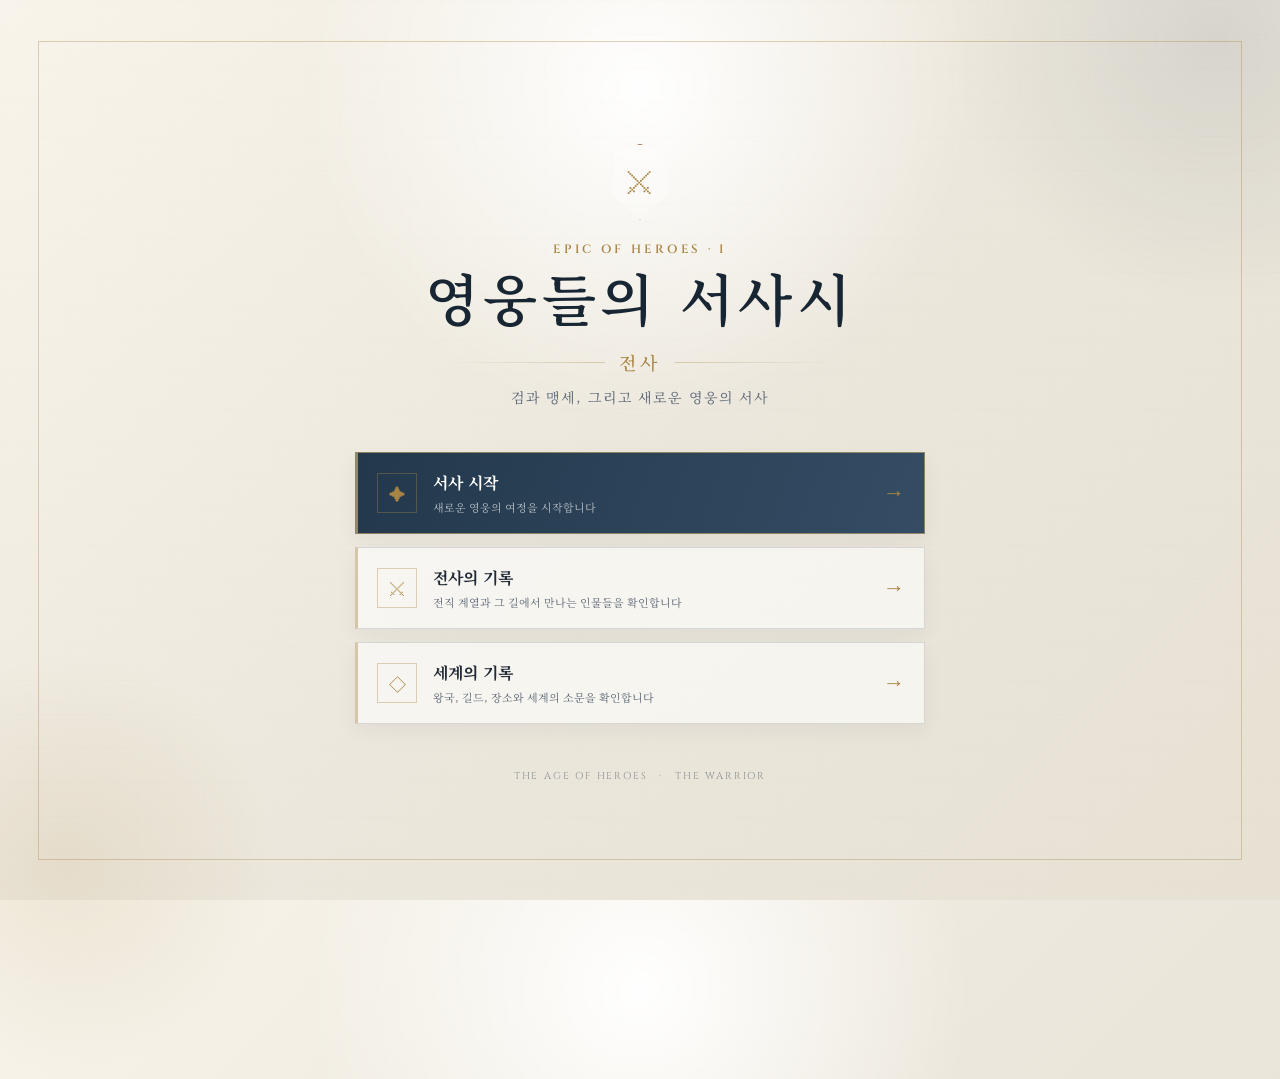
<file: index.html>
<!DOCTYPE html>
<html lang="ko">
<head>
  <meta charset="UTF-8">
  <meta name="viewport" content="width=device-width, initial-scale=1.0">
  <title>영웅들의 서사시 I: 전사</title>
  <link rel="stylesheet" href="style.css">
</head>
<body class="lobby">
  <div class="ambient ambient-one"></div><div class="ambient ambient-two"></div>
  <main class="lobby-shell">
    <header class="brand">
      <div class="crest"><span class="crest-sword">⚔</span></div>
      <p class="series">EPIC OF HEROES · I</p>
      <h1>영웅들의 서사시</h1>
      <div class="divider"><span></span><b>전사</b><span></span></div>
      <p class="subtitle">검과 맹세, 그리고 새로운 영웅의 서사</p>
    </header>
    <nav class="main-menu">
      <a class="menu-button primary" href="blank.html"><span class="button-icon">✦</span><span class="button-copy"><strong>서사 시작</strong><small>새로운 영웅의 여정을 시작합니다</small></span><span class="arrow">→</span></a>
      <a class="menu-button" href="warrior-records.html"><span class="button-icon">⚔</span><span class="button-copy"><strong>전사의 기록</strong><small>전직 계열과 그 길에서 만나는 인물들을 확인합니다</small></span><span class="arrow">→</span></a>
      <a class="menu-button" href="world-records.html"><span class="button-icon">◇</span><span class="button-copy"><strong>세계의 기록</strong><small>왕국, 길드, 장소와 세계의 소문을 확인합니다</small></span><span class="arrow">→</span></a>
    </nav>
    <footer><span>THE AGE OF HEROES</span><span>·</span><span>THE WARRIOR</span></footer>
  </main>
</body>
</html>
</file>
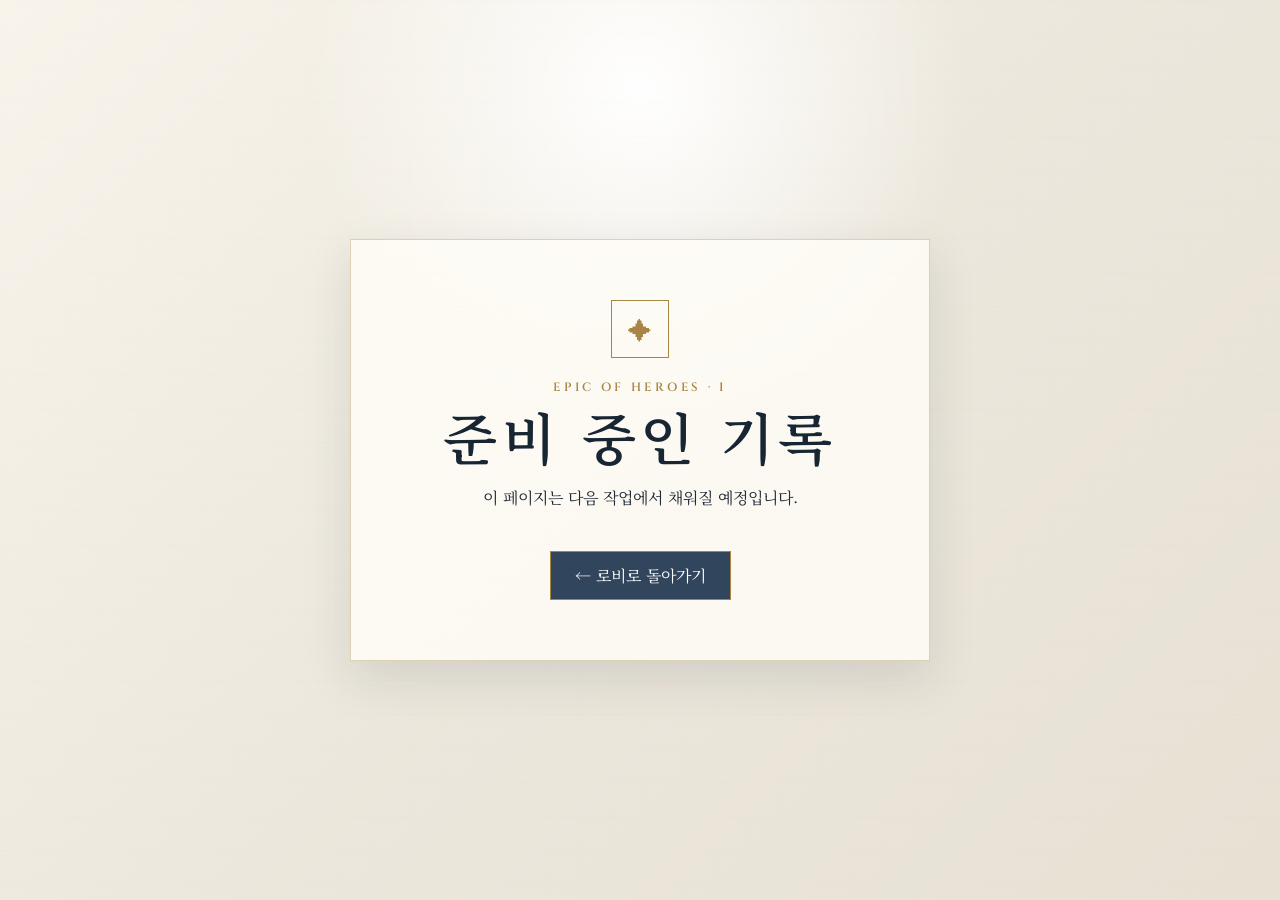
<file: blank.html>
<!DOCTYPE html><html lang="ko"><head><meta charset="UTF-8"><meta name="viewport" content="width=device-width, initial-scale=1.0"><title>준비 중</title><link rel="stylesheet" href="style.css"></head><body class="blank-page"><main><div class="blank-emblem">✦</div><p class="series">EPIC OF HEROES · I</p><h1>준비 중인 기록</h1><p>이 페이지는 다음 작업에서 채워질 예정입니다.</p><a class="back-button" href="index.html">← 로비로 돌아가기</a></main></body></html>
</file>
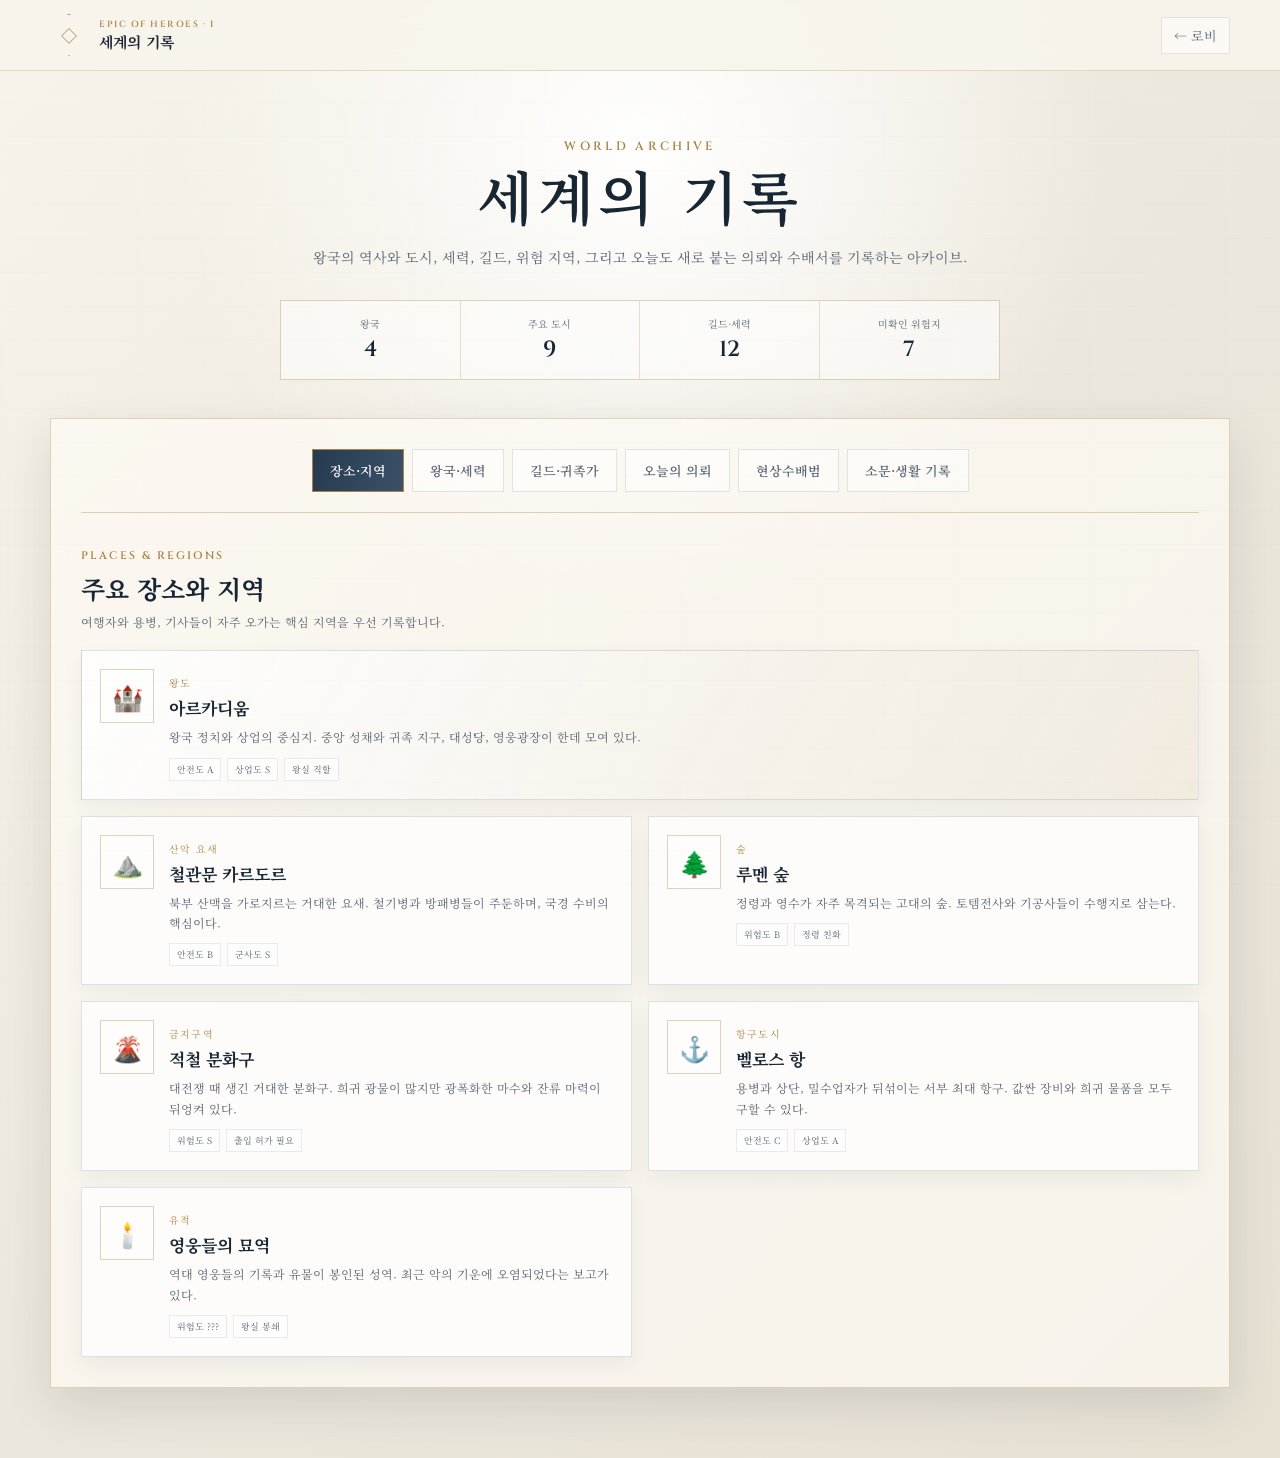
<file: world-records.html>
<!DOCTYPE html>
<html lang="ko">
<head>
  <meta charset="UTF-8">
  <meta name="viewport" content="width=device-width, initial-scale=1.0">
  <title>세계의 기록 | 영웅들의 서사시 I</title>
  <link rel="stylesheet" href="style.css">
</head>
<body class="world-page">
  <header class="records-topbar">
    <a class="mini-brand" href="index.html">
      <span class="mini-crest">◇</span>
      <span>
        <small>EPIC OF HEROES · I</small>
        <strong>세계의 기록</strong>
      </span>
    </a>
    <a class="top-back" href="index.html">← 로비</a>
  </header>

  <main class="world-shell">
    <section class="world-hero">
      <p class="series">WORLD ARCHIVE</p>
      <h1>세계의 기록</h1>
      <p>왕국의 역사와 도시, 세력, 길드, 위험 지역, 그리고 오늘도 새로 붙는 의뢰와 수배서를 기록하는 아카이브.</p>

      <div class="world-summary">
        <div><span>왕국</span><strong>4</strong></div>
        <div><span>주요 도시</span><strong>9</strong></div>
        <div><span>길드·세력</span><strong>12</strong></div>
        <div><span>미확인 위험지</span><strong>7</strong></div>
      </div>
    </section>

    <section class="world-panel">
      <div class="world-tabs" role="tablist">
        <button class="world-tab active" data-world-tab="places">장소·지역</button>
        <button class="world-tab" data-world-tab="factions">왕국·세력</button>
        <button class="world-tab" data-world-tab="guilds">길드·귀족가</button>
        <button class="world-tab" data-world-tab="quests">오늘의 의뢰</button>
        <button class="world-tab" data-world-tab="wanted">현상수배범</button>
        <button class="world-tab" data-world-tab="rumors">소문·생활 기록</button>
      </div>

      <div class="world-content active" id="places">
        <div class="world-section-head">
          <span class="eyebrow">PLACES & REGIONS</span>
          <h2>주요 장소와 지역</h2>
          <p>여행자와 용병, 기사들이 자주 오가는 핵심 지역을 우선 기록합니다.</p>
        </div>
        <div class="lore-grid">
          <article class="lore-card featured">
            <div class="lore-icon">🏰</div>
            <div class="lore-copy">
              <span class="lore-type">왕도</span>
              <h3>아르카디움</h3>
              <p>왕국 정치와 상업의 중심지. 중앙 성채와 귀족 지구, 대성당, 영웅광장이 한데 모여 있다.</p>
              <div class="lore-meta"><span>안전도 A</span><span>상업도 S</span><span>왕실 직할</span></div>
            </div>
          </article>
          <article class="lore-card">
            <div class="lore-icon">⛰️</div>
            <div class="lore-copy">
              <span class="lore-type">산악 요새</span>
              <h3>철관문 카르도르</h3>
              <p>북부 산맥을 가로지르는 거대한 요새. 철기병과 방패병들이 주둔하며, 국경 수비의 핵심이다.</p>
              <div class="lore-meta"><span>안전도 B</span><span>군사도 S</span></div>
            </div>
          </article>
          <article class="lore-card">
            <div class="lore-icon">🌲</div>
            <div class="lore-copy">
              <span class="lore-type">숲</span>
              <h3>루멘 숲</h3>
              <p>정령과 영수가 자주 목격되는 고대의 숲. 토템전사와 기공사들이 수행지로 삼는다.</p>
              <div class="lore-meta"><span>위험도 B</span><span>정령 친화</span></div>
            </div>
          </article>
          <article class="lore-card">
            <div class="lore-icon">🌋</div>
            <div class="lore-copy">
              <span class="lore-type">금지구역</span>
              <h3>적철 분화구</h3>
              <p>대전쟁 때 생긴 거대한 분화구. 희귀 광물이 많지만 광폭화한 마수와 잔류 마력이 뒤엉켜 있다.</p>
              <div class="lore-meta"><span>위험도 S</span><span>출입 허가 필요</span></div>
            </div>
          </article>
          <article class="lore-card">
            <div class="lore-icon">⚓</div>
            <div class="lore-copy">
              <span class="lore-type">항구도시</span>
              <h3>벨로스 항</h3>
              <p>용병과 상단, 밀수업자가 뒤섞이는 서부 최대 항구. 값싼 장비와 희귀 물품을 모두 구할 수 있다.</p>
              <div class="lore-meta"><span>안전도 C</span><span>상업도 A</span></div>
            </div>
          </article>
          <article class="lore-card">
            <div class="lore-icon">🕯️</div>
            <div class="lore-copy">
              <span class="lore-type">유적</span>
              <h3>영웅들의 묘역</h3>
              <p>역대 영웅들의 기록과 유물이 봉인된 성역. 최근 악의 기운에 오염되었다는 보고가 있다.</p>
              <div class="lore-meta"><span>위험도 ???</span><span>왕실 봉쇄</span></div>
            </div>
          </article>
        </div>
      </div>

      <div class="world-content" id="factions">
        <div class="world-section-head">
          <span class="eyebrow">KINGDOMS & FACTIONS</span>
          <h2>왕국과 주요 세력</h2>
          <p>세력 간의 동맹과 갈등은 전직 퀘스트, 거래 가격, 출입 권한에도 영향을 줍니다.</p>
        </div>
        <div class="faction-list">
          <article class="faction-row">
            <div class="faction-seal">♔</div>
            <div><span>중앙 왕국</span><h3>아르카디아 왕국</h3><p>기사와 길드 체계가 가장 발달한 국가. 플레이어가 처음으로 공식 영웅 후보로 등록되는 곳.</p></div>
            <div class="relation friendly">우호</div>
          </article>
          <article class="faction-row">
            <div class="faction-seal">⚒</div>
            <div><span>북부 연합</span><h3>드라켄 변경령</h3><p>광산과 요새를 중심으로 성장한 군사국가. 거인과 드래곤의 침공에 늘 대비하고 있다.</p></div>
            <div class="relation neutral">중립</div>
          </article>
          <article class="faction-row">
            <div class="faction-seal">☼</div>
            <div><span>성역 국가</span><h3>솔라리스 교국</h3><p>성기사와 성직자들의 본거지. 타락한 영웅의 구원을 둘러싸고 왕국과 의견이 갈린다.</p></div>
            <div class="relation friendly">우호</div>
          </article>
          <article class="faction-row">
            <div class="faction-seal">☾</div>
            <div><span>비공식 세력</span><h3>검은 장막</h3><p>암시장과 정보망을 장악한 조직. 흑기사와 마검사 루트에서 비밀 의뢰를 제공한다.</p></div>
            <div class="relation hostile">경계</div>
          </article>
        </div>
      </div>

      <div class="world-content" id="guilds">
        <div class="world-section-head">
          <span class="eyebrow">GUILDS & NOBLE HOUSES</span>
          <h2>길드와 귀족가</h2>
          <p>플레이어가 직접 의뢰를 받거나 후원을 얻고, 때로는 정치적 선택을 하게 되는 조직들.</p>
        </div>
        <div class="lore-grid compact">
          <article class="lore-card"><div class="lore-icon">⚔️</div><div class="lore-copy"><span class="lore-type">모험가 길드</span><h3>백은의 깃털</h3><p>가장 규모가 큰 공식 길드. 초급 의뢰부터 왕실 토벌까지 폭넓게 중개한다.</p></div></article>
          <article class="lore-card"><div class="lore-icon">🛡️</div><div class="lore-copy"><span class="lore-type">용병단</span><h3>철혈 맹약단</h3><p>실전 경험을 중시하는 용병 집단. 야전병·전술가 계열과 깊은 관계가 있다.</p></div></article>
          <article class="lore-card"><div class="lore-icon">👑</div><div class="lore-copy"><span class="lore-type">대귀족가</span><h3>에델하르트 공작가</h3><p>왕실 친위대 다수를 배출한 명문가. 정치적 영향력이 매우 크다.</p></div></article>
          <article class="lore-card"><div class="lore-icon">🌹</div><div class="lore-copy"><span class="lore-type">귀족 저택</span><h3>로제트 후작저</h3><p>사교회와 정보 교류가 활발한 장소. 겉보기와 달리 비밀 통로가 많다는 소문이 있다.</p></div></article>
          <article class="lore-card"><div class="lore-icon">📚</div><div class="lore-copy"><span class="lore-type">학술 길드</span><h3>아르카나 기록원</h3><p>룬, 고대 영웅, 유적 기록을 보관한다. 마검사 전직에 필요한 문헌이 잠들어 있다.</p></div></article>
          <article class="lore-card"><div class="lore-icon">🐉</div><div class="lore-copy"><span class="lore-type">기사단</span><h3>청린 용기병단</h3><p>드래곤과 와이번을 다루는 극소수의 기사단. 외부인은 거의 받지 않는다.</p></div></article>
        </div>
      </div>

      <div class="world-content" id="quests">
        <div class="world-section-head">
          <span class="eyebrow">TODAY'S COMMISSIONS</span>
          <h2>오늘의 의뢰</h2>
          <p>백은의 깃털 길드 게시판에서 오늘 접수된 의뢰. 난이도와 보수는 상황에 따라 변동됩니다.</p>
        </div>
        <div class="quest-board">
          <article class="quest-paper urgent">
            <div class="quest-pin">◆</div><span class="quest-rank">A급 · 긴급</span><h3>적철 분화구 실종 조사</h3>
            <p>광물 조사대 6명이 귀환하지 않았다. 마지막 신호는 분화구 동쪽 폐광에서 확인되었다.</p>
            <div class="quest-footer"><span>보수 4,800 G</span><span>권장 Lv. 42+</span></div>
          </article>
          <article class="quest-paper">
            <div class="quest-pin">◆</div><span class="quest-rank">C급</span><h3>루멘 숲 약초 채집</h3>
            <p>치유 물약에 쓰이는 월광초 12송이를 채집. 정령을 공격하지 않을 것.</p>
            <div class="quest-footer"><span>보수 850 G</span><span>권장 Lv. 12+</span></div>
          </article>
          <article class="quest-paper">
            <div class="quest-pin">◆</div><span class="quest-rank">B급</span><h3>상단 호위 — 벨로스 항</h3>
            <p>왕도에서 벨로스 항까지 무역 상단을 호위. 도적단 출몰 보고 있음.</p>
            <div class="quest-footer"><span>보수 2,100 G</span><span>2일 소요</span></div>
          </article>
          <article class="quest-paper special">
            <div class="quest-pin">✦</div><span class="quest-rank">특수 의뢰</span><h3>묘역에서 들려오는 목소리</h3>
            <p>왕실 봉쇄 구역에서 정체불명의 음성이 들린다는 보고. 영웅 후보자만 지원 가능.</p>
            <div class="quest-footer"><span>보수 비공개</span><span>영웅성 B+</span></div>
          </article>
        </div>
      </div>

      <div class="world-content" id="wanted">
        <div class="world-section-head">
          <span class="eyebrow">ROYAL WANTED LIST</span>
          <h2>왕국 현상수배범</h2>
          <p>왕국 또는 왕실 기사단이 공식 수배 중인 위험 인물. 생포 여부에 따라 보상이 달라질 수 있습니다.</p>
        </div>
        <div class="wanted-grid">
          <article class="wanted-card">
            <div class="wanted-stamp">WANTED</div>
            <div class="wanted-portrait">🌑</div>
            <h3>모르가</h3><span>망령기사 · 흑기사</span>
            <p>왕도 북부 공동묘지에서 기사단원 4명을 습격. 타락 여부는 확인되지 않음.</p>
            <div class="bounty">현상금 8,000 G</div>
          </article>
          <article class="wanted-card">
            <div class="wanted-stamp">WANTED</div>
            <div class="wanted-portrait">💀</div>
            <h3>네메시스</h3><span>사신 · 처형자</span>
            <p>귀족 암살 사건의 유력 용의자. 목격자 진술이 서로 달라 위장 능력이 의심된다.</p>
            <div class="bounty">현상금 12,500 G</div>
          </article>
          <article class="wanted-card">
            <div class="wanted-stamp">WANTED</div>
            <div class="wanted-portrait">😈</div>
            <h3>벨리알</h3><span>악마 · 다크블레이드</span>
            <p>금지된 계약을 중개하고 있다는 혐의. 여러 도시에서 동일한 문양이 발견됐다.</p>
            <div class="bounty">현상금 20,000 G</div>
          </article>
          <article class="wanted-card">
            <div class="wanted-stamp">DANGER</div>
            <div class="wanted-portrait">🐲</div>
            <h3>바하무트</h3><span>용왕 · 용황기사 연계</span>
            <p>공식적으로는 수배가 아닌 '접촉 금지 대상'. 왕국은 단독 접근을 엄격히 금지하고 있다.</p>
            <div class="bounty">보상 협의</div>
          </article>
        </div>
      </div>

      <div class="world-content" id="rumors">
        <div class="world-section-head">
          <span class="eyebrow">RUMORS & DAILY LIFE</span>
          <h2>소문과 생활 기록</h2>
          <p>대단하지 않아 보여도 세계를 살아 있게 만드는 작은 정보들.</p>
        </div>
        <div class="detail-columns">
          <section class="detail-box">
            <h3>🍺 오늘의 주점 소문</h3>
            <ul>
              <li>벨로스 항에서 검은 비늘이 달린 거대 생물이 목격되었다.</li>
              <li>왕도 대장간에서 '영웅의 검 조각'이라 불리는 금속을 샀다는 귀족이 있다.</li>
              <li>로제트 후작저의 정원에서 매일 새벽 같은 노래가 들린다고 한다.</li>
            </ul>
          </section>
          <section class="detail-box">
            <h3>🛒 현재 물가 메모</h3>
            <ul>
              <li>철검: 120~180 G</li>
              <li>여관 1박: 18~35 G</li>
              <li>하급 회복약: 25 G</li>
              <li>드래곤 비늘: 거래 금지 또는 시가</li>
            </ul>
          </section>
          <section class="detail-box">
            <h3>🌦 여행자 주의사항</h3>
            <ul>
              <li>북부 산길은 해질 무렵부터 통행 제한.</li>
              <li>루멘 숲에서는 불을 크게 피우지 말 것.</li>
              <li>왕도 귀족 지구는 무장 상태 출입 시 신분증 필요.</li>
            </ul>
          </section>
          <section class="detail-box">
            <h3>📅 세계의 기념일</h3>
            <ul>
              <li>왕국 건국제 — 제1월 12일</li>
              <li>영웅 추모제 — 제6월 마지막 날</li>
              <li>용의 맹약일 — 제9월 3일</li>
            </ul>
          </section>
        </div>
      </div>
    </section>
  </main>

  <script>
    const worldTabs = document.querySelectorAll('.world-tab');
    const worldContents = document.querySelectorAll('.world-content');
    worldTabs.forEach(btn => btn.addEventListener('click', () => {
      worldTabs.forEach(b => b.classList.remove('active'));
      worldContents.forEach(c => c.classList.remove('active'));
      btn.classList.add('active');
      document.getElementById(btn.dataset.worldTab).classList.add('active');
    }));
  </script>
</body>
</html>
</file>
<file: style.css>
@import url('https://fonts.googleapis.com/css2?family=Cinzel:wght@500;600;700&family=Noto+Serif+KR:wght@400;500;600;700&display=swap');
:root{--ink:#202936;--ink-soft:#596574;--gold:#a98545;--gold-light:#d4b66e;--line:rgba(169,133,69,.36);--blue:#31465d;--blue-deep:#182634;--shadow:0 18px 45px rgba(24,38,52,.12)}*{box-sizing:border-box}html,body{margin:0;min-height:100%}body{color:var(--ink);background:radial-gradient(circle at 50% 10%,rgba(255,255,255,.98),transparent 32%),linear-gradient(135deg,#f8f4eb 0%,#ece7dc 52%,#e7e1d4 100%);font-family:"Noto Serif KR",serif}body::before{content:"";position:fixed;inset:0;pointer-events:none;opacity:.22;background-image:linear-gradient(rgba(49,70,93,.035) 1px,transparent 1px),linear-gradient(90deg,rgba(49,70,93,.025) 1px,transparent 1px);background-size:34px 34px}.lobby{min-height:100vh;overflow:hidden;position:relative}.lobby::after{content:"";position:absolute;inset:4.5vh 3vw;border:1px solid var(--line);pointer-events:none}.ambient{position:absolute;border-radius:50%;pointer-events:none}.ambient-one{width:34vw;height:34vw;left:-12vw;bottom:-14vw;background:radial-gradient(circle,rgba(169,133,69,.13),transparent 68%)}.ambient-two{width:42vw;height:42vw;right:-16vw;top:-18vw;background:radial-gradient(circle,rgba(49,70,93,.11),transparent 70%)}.lobby-shell{width:min(760px,calc(100% - 42px));min-height:100vh;margin:auto;padding:8vh 0 5vh;display:flex;flex-direction:column;align-items:center;justify-content:center;position:relative;z-index:1}.brand{text-align:center;margin-bottom:5vh}.crest{width:68px;height:76px;margin:0 auto 22px;border:1px solid var(--gold);clip-path:polygon(50% 0,88% 13%,92% 65%,50% 100%,8% 65%,12% 13%);display:grid;place-items:center;color:var(--gold);background:rgba(255,255,255,.28)}.crest-sword{font-size:28px}.series{margin:0 0 8px;color:var(--gold);font:600 12px/1.2 "Cinzel",serif;letter-spacing:.28em}h1{margin:0;font-size:clamp(34px,5vw,56px);line-height:1.2;letter-spacing:.08em;font-weight:600;color:var(--blue-deep)}.divider{width:min(390px,90%);margin:18px auto 12px;display:flex;align-items:center;gap:14px;color:var(--gold)}.divider span{height:1px;flex:1;background:linear-gradient(90deg,transparent,var(--line))}.divider span:last-child{background:linear-gradient(90deg,var(--line),transparent)}.divider b{font-size:18px;font-weight:500;letter-spacing:.2em}.subtitle{margin:0;color:var(--ink-soft);font-size:14px;letter-spacing:.08em}.main-menu{width:min(570px,100%);display:grid;gap:13px}.menu-button{min-height:82px;padding:14px 19px;display:grid;grid-template-columns:42px 1fr 24px;align-items:center;gap:14px;text-decoration:none;color:var(--ink);background:rgba(255,255,255,.58);border:1px solid rgba(49,70,93,.17);border-left:3px solid rgba(169,133,69,.42);box-shadow:0 7px 20px rgba(24,38,52,.055);transition:.2s ease}.menu-button:hover{transform:translateX(5px);background:rgba(255,255,255,.86);border-color:rgba(169,133,69,.62);box-shadow:var(--shadow)}.menu-button.primary{color:#fff;background:linear-gradient(110deg,#23384c,#344d64);border-color:rgba(212,182,110,.58)}.button-icon{width:40px;height:40px;display:grid;place-items:center;border:1px solid var(--line);color:var(--gold);font-size:17px}.button-copy{display:grid;gap:5px}.button-copy strong{font-size:16px}.button-copy small{font-size:11px;color:var(--ink-soft)}.primary .button-copy small{color:rgba(255,255,255,.68)}.arrow{color:var(--gold);font:22px "Cinzel",serif;text-align:right}footer{margin-top:5vh;display:flex;gap:12px;color:rgba(70,83,99,.58);font:10px "Cinzel",serif;letter-spacing:.18em}.blank-page{min-height:100vh;display:grid;place-items:center;text-align:center}.blank-page main{width:min(580px,calc(100% - 40px));padding:60px 30px;border:1px solid var(--line);background:rgba(255,253,247,.86);box-shadow:var(--shadow)}.blank-emblem{width:58px;height:58px;margin:0 auto 22px;display:grid;place-items:center;border:1px solid var(--gold);color:var(--gold);font-size:24px}.back-button{display:inline-block;margin-top:26px;padding:12px 24px;color:white;background:var(--blue);text-decoration:none;border:1px solid var(--gold)}.records-page{min-height:100vh;padding-bottom:64px}.records-topbar{position:sticky;top:0;z-index:20;display:flex;align-items:center;justify-content:space-between;padding:14px max(24px,calc((100vw - 1180px)/2));background:rgba(248,244,235,.9);backdrop-filter:blur(12px);border-bottom:1px solid rgba(169,133,69,.26)}.mini-brand{display:flex;align-items:center;gap:11px;text-decoration:none;color:var(--ink)}.mini-brand small{display:block;color:var(--gold);font:600 9px "Cinzel",serif;letter-spacing:.17em}.mini-brand strong{font-size:15px}.mini-crest{width:38px;height:42px;display:grid;place-items:center;border:1px solid var(--gold);color:var(--gold);clip-path:polygon(50% 0,88% 13%,92% 65%,50% 100%,8% 65%,12% 13%)}.top-back{padding:8px 12px;text-decoration:none;color:var(--ink-soft);font-size:13px;border:1px solid rgba(49,70,93,.12);background:rgba(255,255,255,.48)}.records-shell{width:min(1180px,calc(100% - 36px));margin:0 auto}.records-hero{text-align:center;padding:70px 20px 44px}.records-hero>p:last-child{margin:14px auto 0;max-width:700px;color:var(--ink-soft);font-size:14px}.route-panel{border:1px solid rgba(169,133,69,.34);background:rgba(255,253,247,.66);box-shadow:var(--shadow);padding:32px}.route-heading{text-align:center;margin-bottom:24px}.eyebrow{display:inline-block;color:var(--gold);font:600 11px "Cinzel",serif;letter-spacing:.18em;margin-bottom:7px}.route-heading h2{margin:0;font-size:24px;color:var(--blue-deep);font-weight:600}.route-heading p{margin:9px 0 0;color:var(--ink-soft);font-size:13px}.tabs{display:flex;flex-wrap:wrap;justify-content:center;gap:8px;padding:15px;border-top:1px solid var(--line);border-bottom:1px solid var(--line);margin-bottom:28px}.tab-btn{appearance:none;border:1px solid rgba(49,70,93,.14);background:rgba(255,255,255,.58);padding:10px 17px;font:600 13px "Noto Serif KR",serif;color:var(--ink-soft);cursor:pointer;transition:.2s ease}.tab-btn:hover{border-color:var(--gold);color:var(--ink)}.tab-btn.active{color:#fff;background:linear-gradient(110deg,#263a4e,#3a5269);border-color:var(--gold)}.tab-content{display:none}.tab-content.active{display:block}.route-intro{display:flex;align-items:center;gap:14px;margin-bottom:21px}.route-mark{width:48px;height:48px;display:grid;place-items:center;border:1px solid var(--line);background:rgba(255,255,255,.54);font-size:20px;color:var(--gold)}.route-intro h3{margin:0 0 5px;font-size:20px;color:var(--blue-deep)}.route-intro p{margin:0;color:var(--ink-soft);font-size:12px}.npc-grid{display:grid;grid-template-columns:repeat(3,minmax(0,1fr));gap:18px}.npc-card{overflow:hidden;border:1px solid rgba(49,70,93,.17);background:rgba(255,255,255,.78);box-shadow:0 9px 24px rgba(24,38,52,.07);transition:.22s ease}.npc-card:hover{transform:translateY(-4px);box-shadow:0 16px 34px rgba(24,38,52,.12);border-color:rgba(169,133,69,.52)}.portrait-slot{height:210px;margin:13px 13px 0;display:flex;flex-direction:column;align-items:center;justify-content:center;gap:10px;border:1px solid rgba(169,133,69,.34);background:radial-gradient(circle at 50% 32%,rgba(255,255,255,.82),transparent 33%),linear-gradient(155deg,#e9e3d8,#dfe3e6);color:var(--gold)}.portrait-slot span{font-size:58px}.portrait-slot small{font:600 9px "Cinzel",serif;letter-spacing:.18em;color:rgba(49,70,93,.56)}.npc-info{padding:14px 15px 16px}.npc-info>div{display:grid;grid-template-columns:88px 1fr;gap:8px;align-items:start;padding:9px 0;border-bottom:1px solid rgba(49,70,93,.08)}.npc-info>div:last-child{border-bottom:0}.npc-info span{color:var(--gold);font-size:11px}.npc-info strong{font-size:12px;font-weight:600;line-height:1.55;color:var(--ink)}@media(max-width:900px){.npc-grid{grid-template-columns:repeat(2,minmax(0,1fr))}.route-panel{padding:24px}}@media(max-width:620px){.records-shell{width:min(100% - 22px,1180px)}.records-hero{padding:52px 12px 32px}.route-panel{padding:16px}.route-heading h2{font-size:19px}.tabs{justify-content:flex-start;overflow-x:auto;flex-wrap:nowrap}.tab-btn{white-space:nowrap}.npc-grid{grid-template-columns:1fr}.portrait-slot{height:240px}.records-topbar{padding:10px 12px}.top-back{font-size:12px}.mini-brand strong{font-size:13px}}


/* v3: floating advancement route */
.records-shell{padding-right:300px}
.floating-route{
  position:fixed; right:22px; top:82px; z-index:30;
  width:330px; max-height:calc(100vh - 105px); overflow:hidden;
  border:1px solid rgba(169,133,69,.48);
  background:rgba(248,244,235,.94); backdrop-filter:blur(14px);
  box-shadow:0 18px 42px rgba(24,38,52,.18);
}
.floating-route-head{
  min-height:62px; display:flex; align-items:center; justify-content:space-between; gap:12px;
  padding:13px 14px; color:#fff;
  background:linear-gradient(110deg,#22364a,#3a5269);
  border-bottom:1px solid rgba(212,182,110,.55);
}
.portrait-slot {
    overflow: hidden;
}

.portrait-slot img {
    width: 100%;
    height: 100%;
    object-fit: cover;
    object-position: center;
    display: block;
}
.floating-route-head small{display:block;margin-bottom:4px;color:#d4b66e;font:600 8px "Cinzel",serif;letter-spacing:.16em}
.floating-route-head strong{font-size:13px;letter-spacing:.04em}
.route-collapse{width:30px;height:30px;border:1px solid rgba(212,182,110,.55);background:rgba(255,255,255,.07);color:#e5ca87;font-size:20px;cursor:pointer}
.floating-route-body{padding:11px;max-height:calc(100vh - 170px);overflow:auto}
.floating-route.collapsed{width:220px}
.floating-route.collapsed .floating-route-body{display:none}
.route-line{padding:9px 0;border-bottom:1px solid rgba(49,70,93,.10)}
.route-line:last-child{border-bottom:0}
.job-node{display:block}
.job-toggle{
  width:100%; display:flex; align-items:center; justify-content:space-between; gap:8px;
  padding:8px 10px; border:1px solid rgba(49,70,93,.12);
  background:rgba(255,255,255,.63); color:#273848; cursor:pointer;
  font:600 11px "Noto Serif KR",serif; text-align:left;
}
.job-toggle:hover{border-color:#a98545;background:#fff}
.job-toggle b{font-size:15px;color:#a98545;transition:transform .18s ease}
.job-toggle.open b{transform:rotate(180deg)}
.job-stats{
  max-height:0; overflow:hidden; padding:0 10px;
  color:#596574; font-size:10px; line-height:1.55;
  background:rgba(255,255,255,.43); border-left:1px solid transparent; border-right:1px solid transparent;
  transition:max-height .2s ease,padding .2s ease;
}
.job-stats.open{max-height:90px;padding:8px 10px;border-color:rgba(169,133,69,.2)}
.route-arrow{display:block;text-align:center;color:#a98545;font-size:14px;line-height:18px}
@media(max-width:1500px){
  .records-shell{padding-right:0}
  .floating-route{right:12px;width:300px}
  .records-page .route-panel{margin-right:315px}
  .records-page .records-hero{margin-right:315px}
}
@media(max-width:1050px){
  .records-page .route-panel,.records-page .records-hero{margin-right:0}
  .floating-route{top:auto;bottom:14px;right:14px;width:min(360px,calc(100vw - 28px));max-height:58vh}
  .floating-route-body{max-height:calc(58vh - 64px)}
  .floating-route.collapsed{width:220px}
}


/* v4: World Archive */
.world-page{min-height:100vh;padding-bottom:70px}
.world-shell{width:min(1180px,calc(100% - 36px));margin:0 auto}
.world-hero{text-align:center;padding:68px 20px 38px}
.world-hero h1{font-size:clamp(38px,5vw,58px)}
.world-hero>p:last-of-type{max-width:760px;margin:14px auto 0;color:var(--ink-soft);font-size:14px;line-height:1.8}
.world-summary{width:min(720px,100%);margin:30px auto 0;display:grid;grid-template-columns:repeat(4,1fr);border:1px solid var(--line);background:rgba(255,255,255,.55)}
.world-summary>div{padding:15px;border-right:1px solid rgba(169,133,69,.24)}
.world-summary>div:last-child{border-right:0}
.world-summary span{display:block;color:var(--ink-soft);font-size:10px;margin-bottom:4px}
.world-summary strong{color:var(--blue-deep);font:600 22px "Cinzel",serif}
.world-panel{border:1px solid rgba(169,133,69,.34);background:rgba(255,253,247,.68);box-shadow:var(--shadow);padding:30px}
.world-tabs{display:flex;flex-wrap:wrap;justify-content:center;gap:8px;padding-bottom:20px;border-bottom:1px solid var(--line)}
.world-tab{appearance:none;border:1px solid rgba(49,70,93,.14);background:rgba(255,255,255,.58);padding:11px 17px;font:600 13px "Noto Serif KR",serif;color:var(--ink-soft);cursor:pointer;transition:.2s ease}
.world-tab:hover{border-color:var(--gold);color:var(--ink)}
.world-tab.active{color:#fff;background:linear-gradient(110deg,#263a4e,#3a5269);border-color:var(--gold)}
.world-content{display:none;padding-top:28px}
.world-content.active{display:block}
.world-section-head{text-align:left;margin-bottom:20px}
.world-section-head h2{margin:0 0 7px;font-size:25px;color:var(--blue-deep)}
.world-section-head p{margin:0;color:var(--ink-soft);font-size:12px}
.lore-grid{display:grid;grid-template-columns:repeat(2,minmax(0,1fr));gap:16px}
.lore-grid.compact{grid-template-columns:repeat(3,minmax(0,1fr))}
.lore-card{display:flex;gap:15px;padding:18px;border:1px solid rgba(49,70,93,.15);background:rgba(255,255,255,.72);box-shadow:0 8px 20px rgba(24,38,52,.055)}
.lore-card.featured{grid-column:span 2;background:linear-gradient(120deg,rgba(255,255,255,.88),rgba(239,233,220,.82))}
.lore-icon{flex:0 0 54px;height:54px;display:grid;place-items:center;border:1px solid var(--line);font-size:25px;background:rgba(255,255,255,.55)}
.lore-type{color:var(--gold);font-size:10px;letter-spacing:.12em}
.lore-copy h3{margin:3px 0 7px;font-size:17px;color:var(--blue-deep)}
.lore-copy p{margin:0;color:var(--ink-soft);font-size:12px;line-height:1.7}
.lore-meta{display:flex;flex-wrap:wrap;gap:6px;margin-top:10px}
.lore-meta span{padding:4px 7px;border:1px solid rgba(49,70,93,.1);font-size:9px;color:var(--ink-soft);background:rgba(255,255,255,.6)}
.faction-list{display:grid;gap:12px}
.faction-row{display:grid;grid-template-columns:60px 1fr auto;gap:16px;align-items:center;padding:17px;border:1px solid rgba(49,70,93,.14);background:rgba(255,255,255,.72)}
.faction-seal{width:55px;height:55px;display:grid;place-items:center;border:1px solid var(--line);font-size:24px;color:var(--gold)}
.faction-row span{font-size:10px;color:var(--gold)}
.faction-row h3{margin:2px 0 5px;font-size:17px}
.faction-row p{margin:0;color:var(--ink-soft);font-size:11px;line-height:1.6}
.relation{padding:7px 10px;border:1px solid;font-size:10px;white-space:nowrap}
.relation.friendly{color:#456851;border-color:rgba(69,104,81,.35);background:rgba(69,104,81,.07)}
.relation.neutral{color:#7b6a48;border-color:rgba(123,106,72,.35);background:rgba(123,106,72,.07)}
.relation.hostile{color:#8a4d4d;border-color:rgba(138,77,77,.35);background:rgba(138,77,77,.07)}
.quest-board{display:grid;grid-template-columns:repeat(2,minmax(0,1fr));gap:18px}
.quest-paper{position:relative;padding:23px 20px 18px;border:1px solid #c9b98f;background:linear-gradient(135deg,#fffaf0,#f0e6cf);box-shadow:0 9px 20px rgba(78,61,34,.09)}
.quest-paper.urgent{border-color:#a86d62}.quest-paper.special{border-color:#8a76a4}
.quest-pin{position:absolute;right:15px;top:12px;color:#a98545}
.quest-rank{font-size:10px;color:#8e7139;font-weight:700;letter-spacing:.08em}
.quest-paper h3{margin:6px 0 8px;font-size:17px;color:#3f3527}
.quest-paper p{margin:0;color:#625849;font-size:11px;line-height:1.7}
.quest-footer{display:flex;justify-content:space-between;gap:10px;margin-top:17px;padding-top:10px;border-top:1px dashed rgba(98,88,73,.28);font-size:10px;color:#776b57}
.wanted-grid{display:grid;grid-template-columns:repeat(4,minmax(0,1fr));gap:15px}
.wanted-card{position:relative;padding:15px;border:1px solid rgba(120,68,55,.35);background:linear-gradient(180deg,#f5ead7,#e8d7bc);text-align:center;box-shadow:0 8px 18px rgba(74,47,34,.08)}
.wanted-stamp{position:absolute;right:8px;top:8px;padding:3px 6px;border:2px solid rgba(130,49,49,.55);color:#8d3e3e;font:700 9px "Cinzel",serif;transform:rotate(6deg)}
.wanted-portrait{height:145px;display:grid;place-items:center;margin-bottom:12px;border:1px solid rgba(92,69,48,.22);background:rgba(255,255,255,.28);font-size:48px}
.wanted-card h3{margin:0 0 4px;font-size:17px;color:#44362b}
.wanted-card>span{font-size:10px;color:#7a6754}
.wanted-card p{min-height:64px;margin:10px 0;color:#695848;font-size:10px;line-height:1.6}
.bounty{padding:8px;border-top:1px solid rgba(91,63,43,.18);font-weight:700;color:#7c3f36;font-size:11px}
.detail-columns{display:grid;grid-template-columns:repeat(2,minmax(0,1fr));gap:16px}
.detail-box{padding:18px;border:1px solid rgba(49,70,93,.14);background:rgba(255,255,255,.7)}
.detail-box h3{margin:0 0 11px;font-size:15px;color:var(--blue-deep)}
.detail-box ul{margin:0;padding-left:18px;color:var(--ink-soft);font-size:11px;line-height:1.9}
@media(max-width:960px){
  .lore-grid.compact{grid-template-columns:repeat(2,minmax(0,1fr))}
  .wanted-grid{grid-template-columns:repeat(2,minmax(0,1fr))}
}
@media(max-width:680px){
  .world-shell{width:min(100% - 20px,1180px)}
  .world-hero{padding:50px 10px 28px}
  .world-summary{grid-template-columns:repeat(2,1fr)}
  .world-summary>div:nth-child(2){border-right:0}
  .world-summary>div:nth-child(-n+2){border-bottom:1px solid rgba(169,133,69,.24)}
  .world-panel{padding:15px}
  .world-tabs{justify-content:flex-start;flex-wrap:nowrap;overflow-x:auto}
  .world-tab{white-space:nowrap}
  .lore-grid,.lore-grid.compact,.quest-board,.detail-columns{grid-template-columns:1fr}
  .lore-card.featured{grid-column:span 1}
  .faction-row{grid-template-columns:48px 1fr}
  .relation{grid-column:2;justify-self:start}
  .wanted-grid{grid-template-columns:1fr}
}
</file>
